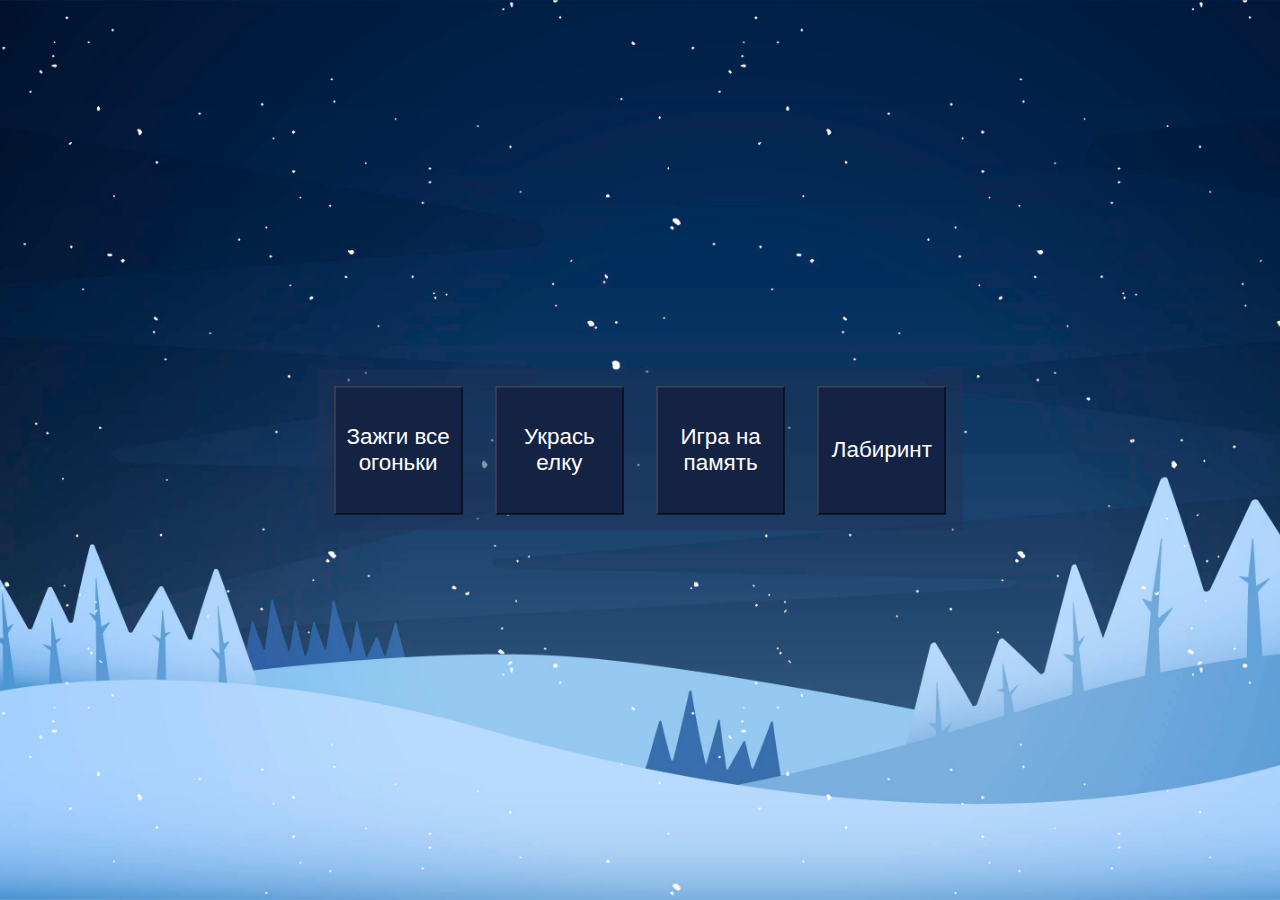
<file: index.html>
<!DOCTYPE html>
<html lang="ru" onselectstart="return false;">

<head>
    <meta charset="UTF-8" />
    <title>Новогодние мини-игры</title>
    <link rel="stylesheet" href="styles.css" />
</head>

<body>
    <img src="Images/background.jpg" style="display: none;" />

    <header>
        <button class="buttonHeader" onclick="window.location.replace('Lights\\game.html')">Зажги все огоньки</button>
        <button class="buttonHeader" onclick="window.location.replace('Decorate Tree Game\\decorate_tree.html')">Укрась елку</button>
        <button class="buttonHeader" onclick="window.location.replace('Memory Game\\memory.html')">Игра на память</button>
        <button class="buttonHeader" onclick="window.location.replace('Labyrinth\\game.html')">Лабиринт</button>
    </header>
</body>

</html>
</file>
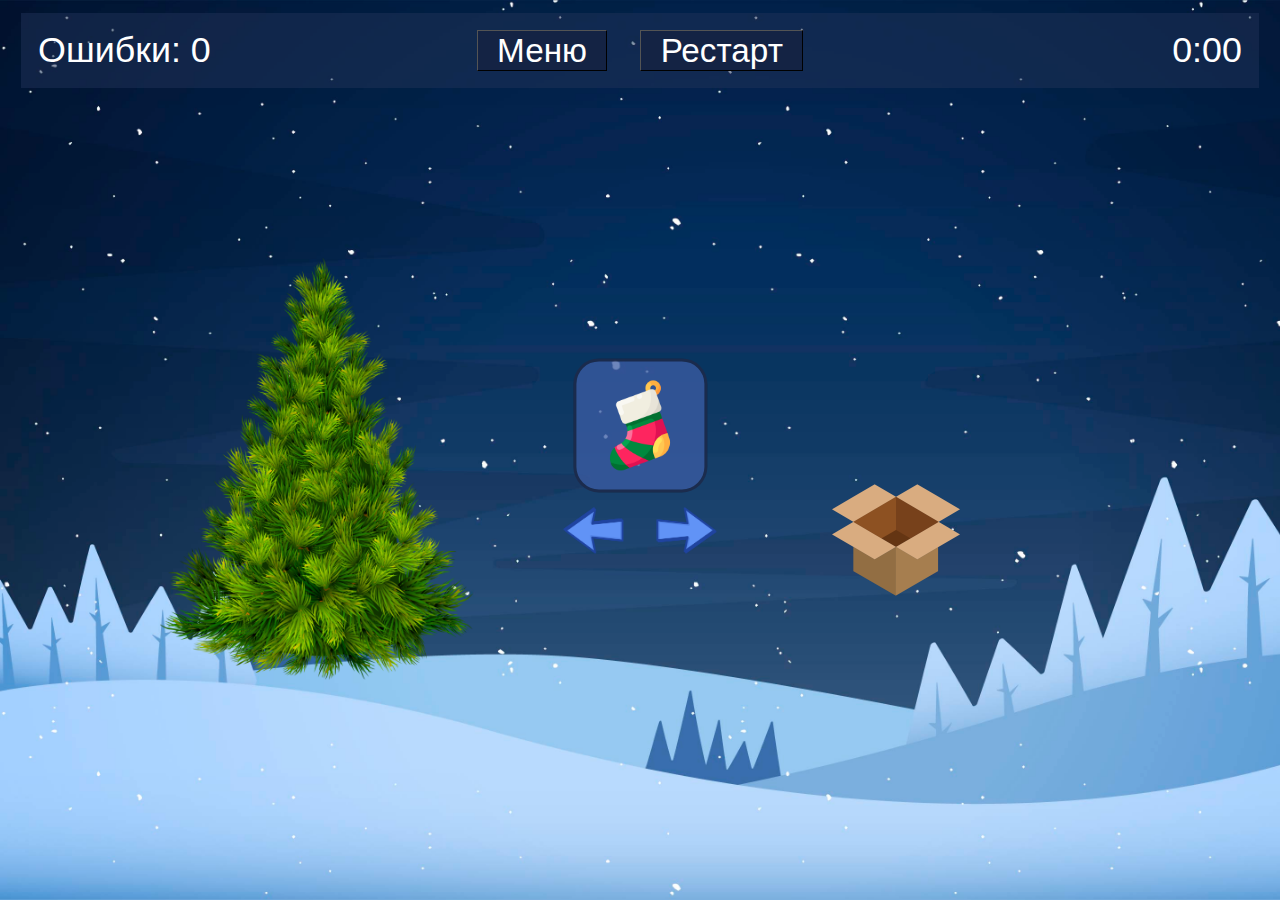
<file: Decorate Tree Game/decorate_tree.html>
<!DOCTYPE html>
<html lang="ru" onselectstart="return false;">

<head>
    <meta charset="UTF-8" />
    <title>Укрась елку</title>
    <link rel="stylesheet" href="decorate_tree_styles.css" />
</head>

<body>
    <img src="Images/background.jpg" style="display: none;" />

    <header>
        <span class="textHeader" id="errorText">Ошибки: 0</span>
        <button class="buttonHeader" id="menuButton">Меню</button>
        <button class="buttonHeader" onclick="resetGame()">Рестарт</button>
        <span class="textHeader right" id="timerText">0:00</span>
    </header>


    <div class="tree"></div>

    <div class="gameBlock">
        <div class="cardObject">
            <img class="imageObject" src="Images/default.png" ondragstart="return false;">
        </div>
        <div>
            <button class="gameButton left" onclick="clickTrue()"></button>
            <button class="gameButton right" onclick="clickFalse()"></button>
        </div>
    </div>

    <img class="box" src="Images//box.png" ondragstart="return false;">

    <dialog id="dialog" onclick="this.close()">
        <h1>Мини-игра пройдена!</h1>
        <h2>Ваш результат</h2>
        <p>Время - <span id="resultTimer">00:00</span></p>
        <p>Количество ошибок - <span id="resultError">0</span></p>
    </dialog>
</body>

<script src="decorate_tree.js"></script>

</html>
</file>
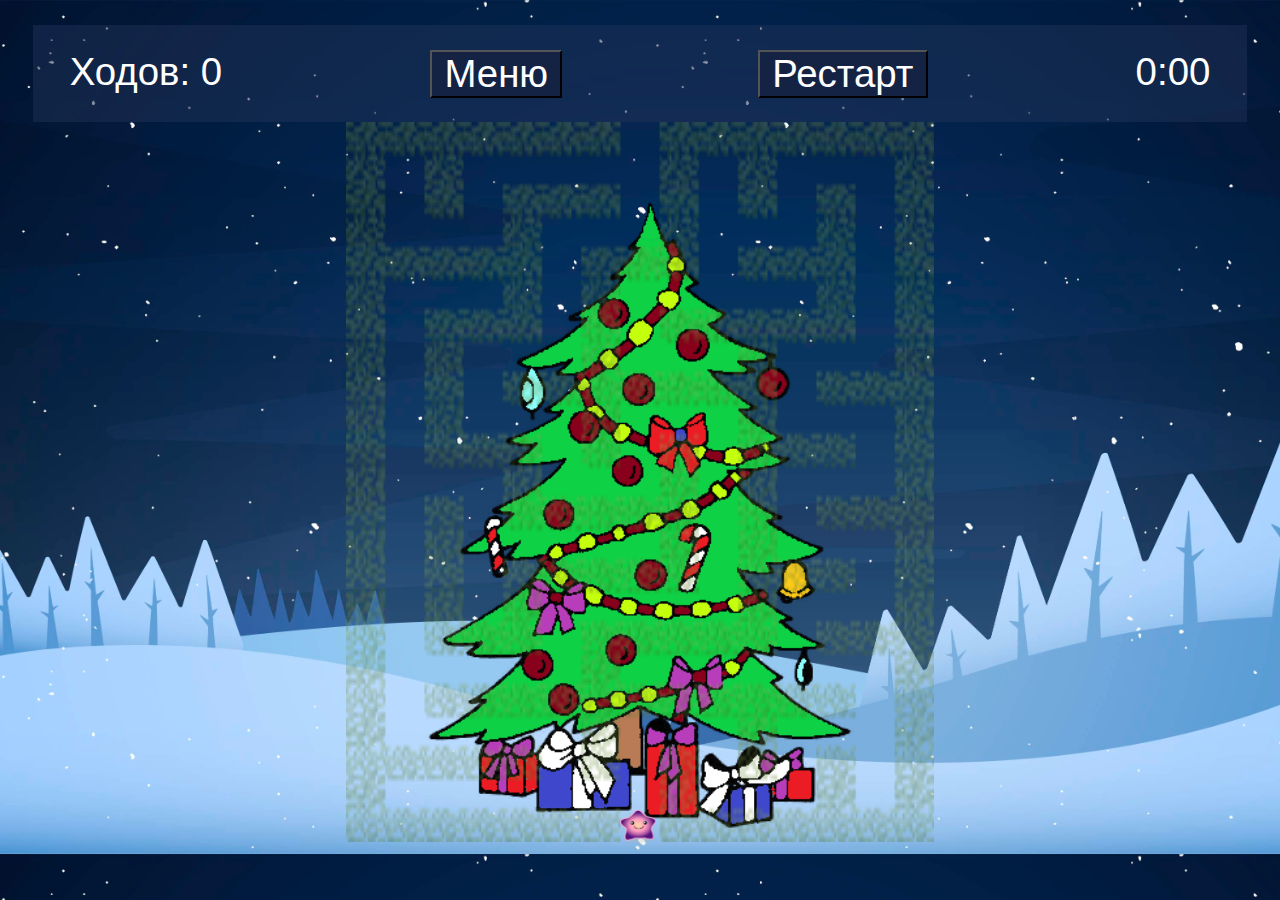
<file: Fourth Game/game4.html>
<!DOCTYPE html>
<html>
 <head>
  <meta charset="utf-8">
  <link rel='stylesheet' href="styles.css">
  <title>Лабиринт</title>
 </head>
 <body  ondragstart="return false;">
    <img id='leaves' src="листва.png" hidden>
    <header>
        <span class="text" id="errorText">Ходов: 0</span>
        <button id="menuButton">Меню</button>
        <button onclick="playAgain();">Рестарт</button>
        <span class="text right" id="timerText">0:00</span>
    </header>
    
    <main>
        <img id='star' src="звездочка1.png">
        <img id='tree' src='Novogodnyaya-elka.png'>
        <canvas id='labyrinth'></canvas>
    </main>

    <dialog id="dialog" onclick="this.close()">
        <h1>Мини-игра пройдена!</h1>
        <h2>Ваш результат</h2>
        <p><span id="resultTimer"></span></p>
        <p><span id="resultError"></span></p>
    </dialog>
    <script src="script.js"></script>
 </body>
</html>
</file>
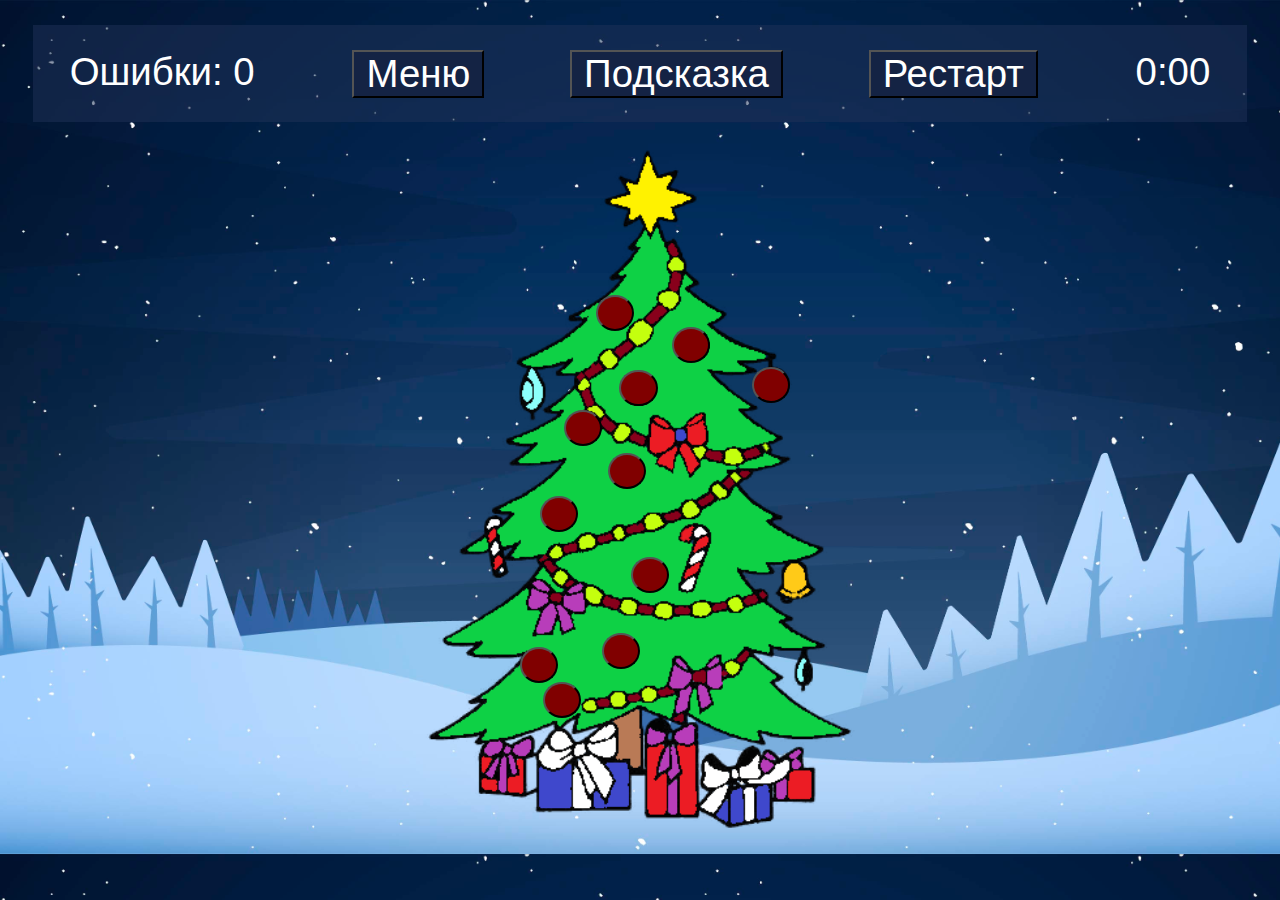
<file: Game1/game1.html>
<!DOCTYPE html>
<html>
 <head>
  <meta charset="utf-8">
  <link rel='stylesheet' href="styles.css">
  <title>Зажги все огоньки!</title>
 </head>
 <body ondragstart="return false;">
    <header>
        <span class="text" id="errorText">Ошибки: 0</span>
        <button id="menuButton">Меню</button>
        <button onclick="hint()">Подсказка</button>
        <button onclick="playAgain()">Рестарт</button>
        <span class="text right" id="timerText">0:00</span>
        
    </header>
    <main>
        <img id='tree' src='Novogodnyaya-elka2.png'>
        <button class='light' onclick="change(this);" id='b1'> </button>
        <button class='light' onclick="change(this);" id='b2'> </button>
        <button class='light' onclick="change(this);" id='b3'> </button>
        <button class='light' onclick="change(this);" id='b4'> </button>
        <button class='light' onclick="change(this);" id='b5'> </button>
        <button class='light' onclick="change(this);" id='b6'> </button>
        <button class='light' onclick="change(this);" id='b7'> </button>
        <button class='light' onclick="change(this);" id='b8'> </button>
        <button class='light' onclick="change(this);" id='b9'> </button>
        <button class='light' onclick="change(this);" id='b10'> </button>
        <button class='light' onclick="change(this);" id='b11'> </button>
    </main>

    <dialog id="dialog" onclick="this.close()">
        <h1>Мини-игра пройдена!</h1>
        <h2>Ваш результат</h2>
        <p>Время - <span id="resultTimer">00:00</span></p>
        <p>Количество ошибок - <span id="resultError">0</span></p>
    </dialog>
    <script src="script.js"></script>
 </body>
</html>
</file>
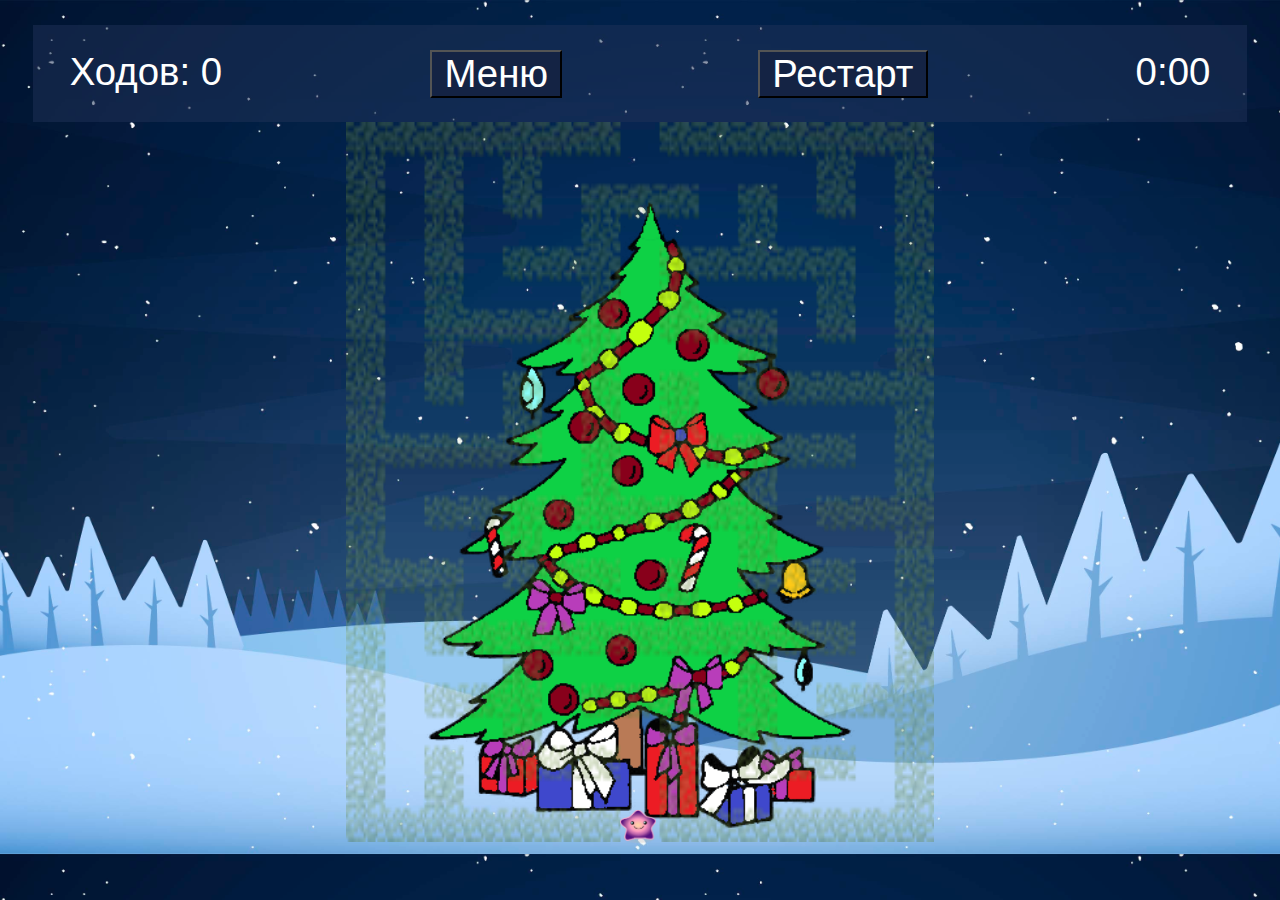
<file: Labyrinth/game.html>
<!DOCTYPE html>
<html>
 <head>
  <meta charset="utf-8">
  <link rel='stylesheet' href="styles.css">
  <title>Лабиринт</title>
 </head>
 <body>
    <img id='leaves' src="листва.png" hidden>
    <header>
        <span class="text" id="errorText">Ходов: 0</span>
        <button id="menuButton">Меню</button>
        <button onclick="playAgain();">Рестарт</button>
        <span class="text right" id="timerText">0:00</span>
    </header>
    
    <main>
        <img id='star' src="звездочка1.png">
        <img id='tree' src='Novogodnyaya-elka.png'>
        <canvas id='labyrinth'></canvas>
    </main>

    <dialog id="dialog" onclick="this.close()">
        <h1>Мини-игра пройдена!</h1>
        <h2>Ваш результат</h2>
        <p><span id="resultTimer"></span></p>
        <p><span id="resultError"></span></p>
    </dialog>
    <script src="script.js"></script>
 </body>
</html>
</file>
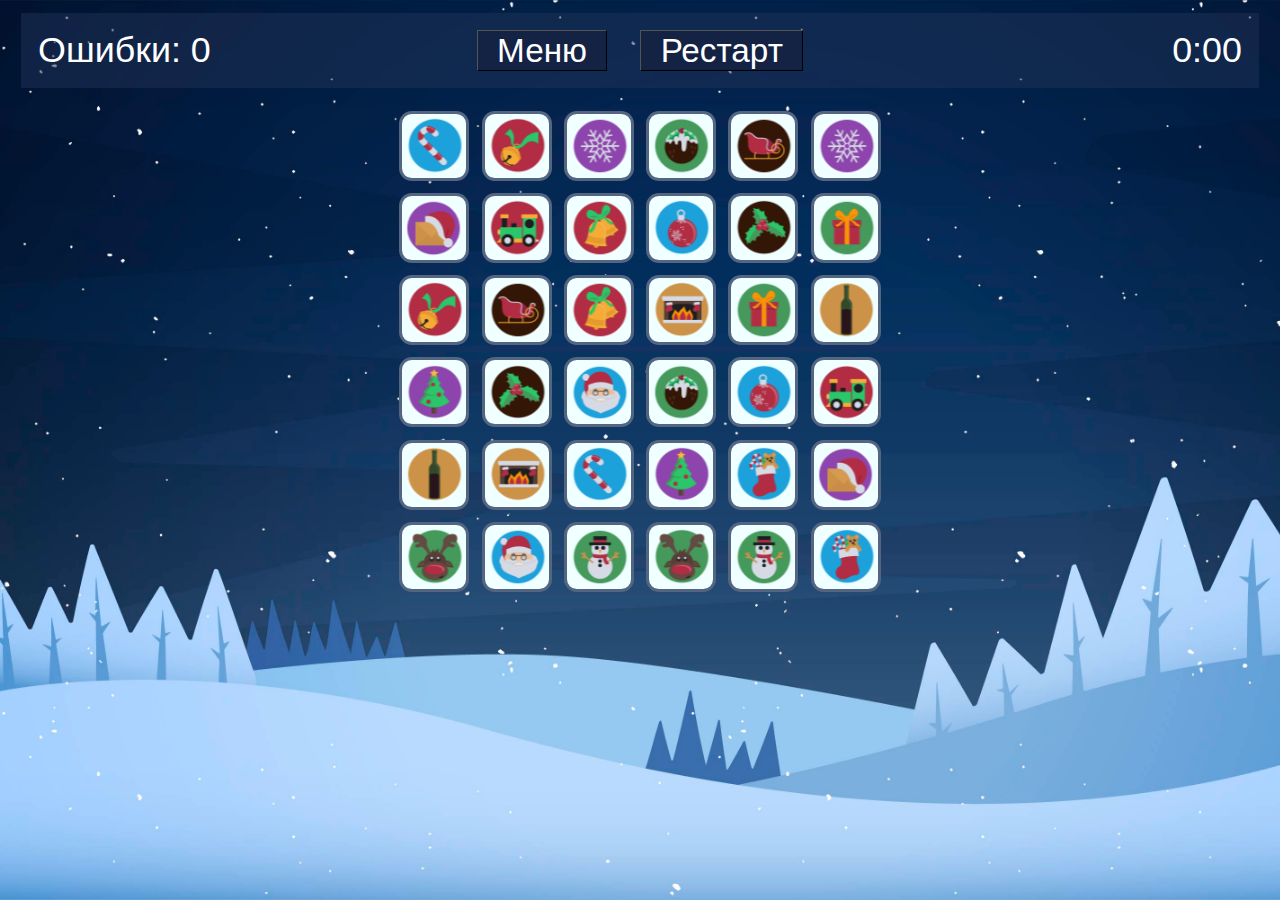
<file: Memory Game/memory.html>
<!DOCTYPE html>
<html lang="ru">
<!-- <meta http-equiv="refresh" content="0; url=http://example.com/" /> -->

<head>
    <meta charset="UTF-8" />
    <title>Игра на память</title>
    <link rel="stylesheet" href="memory_styles.css" />
</head>

<body>
    <img src="Images/background.jpg" style="display: none;" />

    <header>
        <span class="text" id="errorText">Ошибки: 0</span>
        <button id="menuButton" >Меню</button>
        <button onclick="resetGame()">Рестарт</button>
        <span class="text right" id="timerText">0:00</span>
    </header>

    <table class="gameBlock" cols="6"></table>

    <dialog id="dialog" onclick="this.close()">
        <h1>Мини-игра пройдена!</h1>
        <h2>Ваш результат</h2>
        <p>Время - <span id="resultTimer">00:00</span></p>
        <p>Количество ошибок - <span id="resultError">0</span></p>
    </dialog>
</body>

<script src="memory.js"></script>

</html>
</file>
<file: styles.css>
html {
    background-image: url('Images/background.jpg');
    background-color: rgba(32, 50, 88, 0.5);
    background-size: cover;
    background-repeat: no-repeat;
    background-attachment: fixed;
}

header {
    position: absolute;
    top: 50%;
    left: 50%;
    margin-right: -50%;
    transform: translate(-50%, -50%);

    display: flex;
    justify-content: space-between;
    background-color: rgba(32, 50, 88, 0.5);
}

.buttonHeader {
    margin: 1.3vmax;
    width: 10vmax;
    height: 10vmax;
    font-size: 1.75vmax;
    font-family: 'Trebuchet MS', 'Lucida Sans Unicode', 'Lucida Grande', 'Lucida Sans', Arial, sans-serif;
    background-color: rgb(20, 35, 68);
    color: white;
    border-width: 0.1vmax;
}
</file>
<file: Decorate Tree Game/decorate_tree_styles.css>
html {
    background-image: url('Images/background.jpg');
    background-color: rgba(32, 50, 88, 0.5);
    background-size: cover;
    background-repeat: no-repeat;
    background-attachment: fixed;
}

header {
    display: flex;
    justify-content: space-between;
    background-color: rgba(32, 50, 88, 0.5);
    margin: 1.05vmax;
    margin-bottom: 1.25vmax;
}

.textHeader {
    font-size: 2.8vmax;
    margin: 1.3vmax;
    width: 33%;
    font-family: 'Trebuchet MS', 'Lucida Sans Unicode', 'Lucida Grande', 'Lucida Sans', Arial, sans-serif;
    color: white;
}

.textHeader.center {
    text-align: center;
}

.textHeader.right {
    text-align: right;
}

.buttonHeader {
    margin: 1.3vmax;
    padding: 0 1.5vmax;
    font-size: 2.6vmax;
    font-family: 'Trebuchet MS', 'Lucida Sans Unicode', 'Lucida Grande', 'Lucida Sans', Arial, sans-serif;
    background-color: rgb(20, 35, 68);
    color: white;
    border-width: 0.1vmax;
}

dialog {
    width: 30%;
    padding-bottom: 1vmax;
    padding-top: 0.2vmax;
    border-color: rgba(32, 50, 88, 1);
    background-color: azure;
    text-align: center;
    font-family: 'Trebuchet MS', 'Lucida Sans Unicode', 'Lucida Grande', 'Lucida Sans', Arial, sans-serif;
    font-size: 1.25vmax;
}

dialog::backdrop {
    background: rgba(22, 21, 21, 0.336);
}

dialog p {
    margin: 0.6vmax 0 0.2vmax 0;
}

.gameBlock {
    position: absolute;
    top: 50%;
    left: 50%;
    margin-right: -50%;
    transform: translate(-50%, -50%);
    display: flex;
    align-items: center;
    flex-direction: column;
}

.gameButton {
    width: 5vmax;
    height: 3.8vmax;
    margin: 0 1vmax;
    background: none;
    border-color: rgba(0, 0, 0, 0);
    border-width: 0.2vmax;
}

.gameButton:focus {
    outline: none;
}

.gameButton:hover {
    border-color: rgba(20, 31, 54, 0.75);
}

.gameButton.left {
    background-image: url(Images/arrowLeft.png);
    background-size: cover;
    background-repeat: no-repeat;
}

.gameButton.right {
    background-image: url(Images/arrowRight.png);
    background-size: cover;
    background-repeat: no-repeat;
}

.cardObject {
    width: 10vmax;
    height: 10vmax;
    margin: 1vmax;
    border-style: solid;
    border-radius: 2vmax;
    border-color: rgba(20, 31, 54, 0.75);
    background-color: rgba(60, 93, 165, 0.75);
}

.imageObject {
    position: absolute;
    width: 7vmax;
    margin: 1.5vmax;
}

.imageObject.left {
    animation: 1s linear swipeLeft 1;
}

.imageObject.right {
    animation: 1s linear swipeRight 1;
}

.imageObject.top {
    animation: 1s linear swipeTop 1;
}

@keyframes swipeLeft {
    0% {
        opacity: 0.7;
    }
    100% {
        margin-left: -50%;
        opacity: 0;
        transform: scale(0.7);
    }
}

@keyframes swipeRight {
    0% {
        opacity: 0.7;
    }
    100% {
        margin-left: 50%;
        opacity: 0;
        transform: scale(0.7);
    }
}

@keyframes swipeTop {
    0% {
        opacity: 0.7;
    }
    100% {
        margin-top: -50%;
        opacity: 0;
        transform: scale(0.7);
    }
}

.box {
    position: absolute;
    top: 60%;
    left: 70%;
    margin-right: -50%;
    transform: translate(-50%, -50%);
    width: 10vmax;
}

.tree {
    position: absolute;
    top: 50%;
    left: 25%;
    margin-right: -50%;
    transform: translate(-50%, -50%);
    width: 25vmax;
    height: 36vmax;
    background-image: url(Images/tree.png);
    background-size: cover;
    background-repeat: no-repeat;
}

.toy {
    position: absolute;
    width: 3.4vmax;
    animation: 0.5s linear appearance 1;
}

@keyframes appearance {
    0% {
        opacity: 0;
    }
    100% {
        opacity: 1;
    }
}

@keyframes swing {
    25% {
        transform: rotate(5deg);
    }
    50% {
        transform: rotate(0deg);
    }
    75% {
        transform: rotate(-5deg);
    }
    100% {
        transform: rotate(0deg);
    }
}

@keyframes resize {
    50% {
        transform: scale(1.2);
    }
    100% {
        transform: scale(1);
    }
}

#pos0 {
    left: 15%;
    top: 82%;
}

#pos1 {
    left: 60%;
    top: 75%;
}

#pos2 {
    left: 35%;
    top: 75%;
}

#pos3 {
    left: 25%;
    top: 60%;
}

#pos4 {
    left: 55%;
    top: 60%;
}

#pos5 {
    left: 30%;
    top: 43%;
}

#pos6 {
    left: 55%;
    top: 45%;
}

#pos7 {
    left: 50%;
    top: 32%;
}

#pos8 {
    left: 35%;
    top: 27%;
}

#pos9 {
    left: 45%;
    top: 17%;
}

#pos10 {
    left: 43%;
    top: 5%;
    width: 4vmax;
}
</file>
<file: Fourth Game/styles.css>
body {
    text-align: center;
    background-image: url('background.jpg') ;
    background-size: cover;
}

header {
    display: flex;
    justify-content: space-between;
    background-color: rgba(32, 50, 88, 0.5);
    margin: 2% 2% 0;
}

main{
    height: 80vh;
    position: relative;
    display: inline-block;
    min-height: 300px;
}

#tree {
    height: 100%;
}

#star {
    position: absolute;
    animation: 3s linear lr infinite;
    width: 6%;
    z-index: 2;
}

@keyframes lr {
    25% { transform: rotate(15deg);}
    75% { transform: rotate(-15deg);}
    100% { transform: rotate(0deg);}
}

header button, .text {
    margin: 2%;
    padding: 0 1%;
    font-size: 3vw;
    font-family: 'Trebuchet MS', 'Lucida Sans Unicode', 'Lucida Grande', 'Lucida Sans', Arial, sans-serif;
    background-color: rgb(20, 35, 68);
    color: white;
}
header span.text {
    background-color: transparent;
}

#labyrinth {
    position: absolute;
    background-color: transparent;
    z-index: 1;
    width: 100%;
    height: 100%;
    top: 0;
    left: 0;
    transition-duration: 1s;
    opacity: 0.3;
}

#labyrinth:hover {
    opacity: 1;
    background-color: rgba(255, 255, 255, 0.7);
    box-shadow: 0 0 3px 3px rgba(255, 255, 255, 0.7);
}

img.starWin#star {
    transition-duration: 1s;
    content: url("звездочка2.png");
    width: 15%;
    box-shadow: 0 0 100px 3px rgba(255, 255, 0, 0.7), 0 0 20px 3px rgba(255, 255, 0, 0.2) inset;
}

.hidden#labyrinth {
    opacity: 0;
}
</file>
<file: Game1/styles.css>
body {
    text-align: center;
    background-image: url('background.jpg') ;
    background-size: cover;
    /*overflow: hidden;*/
}

header {
    display: flex;
    justify-content: space-between;
    background-color: rgba(32, 50, 88, 0.5);
    margin: 2% 2% 0;
}

main{
    height: 80vh;
    position: relative;
    display: inline-block;
    min-height: 300px;
}

#tree {
    height: 100%;
}

.light {
    position: absolute;
    border-radius: 50%;
    height: 5%;
    width: 6.5%;
    background-color: maroon;
    transition-duration: 0.5s;
}

button.fire {
    background-color: orange;
    box-shadow: 0 0 15px 5px yellow;
    z-index: 5;
}

button, 
button:active, 
button:focus {
    outline: none;
}

#b1 { top: 24%;left: 42.5%;}
#b2 { top: 28.5%;left: 55.5%;}
#b3 { top:34%;left: 69%;}
#b4 { top: 34.5%;left: 46.5%;}
#b5 { top: 40%;left: 37%;}
#b6 { top: 46%;left: 44.5%;}
#b7 { top: 52%;left: 33%;}
#b8 { top: 60.5%;left: 48.5%;}
#b9 { top: 71%;left: 43.5%;}
#b10 { top: 73%;left: 29.5%;}
#b11 { top: 77.8%;left: 33.5%;}

header button, .text {
    margin: 2%;
    padding: 0 1%;
    font-size: 3vw;
    font-family: 'Trebuchet MS', 'Lucida Sans Unicode', 'Lucida Grande', 'Lucida Sans', Arial, sans-serif;
    background-color: rgb(20, 35, 68);
    color: white;
}

header span.text {
    background-color: transparent;
}
</file>
<file: Labyrinth/styles.css>
body {
    text-align: center;
    background-image: url('background.jpg') ;
    background-size: cover;
}

header {
    display: flex;
    justify-content: space-between;
    background-color: rgba(32, 50, 88, 0.5);
    margin: 2% 2% 0;
}

main{
    height: 80vh;
    position: relative;
    display: inline-block;
    min-height: 300px;
}

#tree {
    height: 100%;
}

#star {
    position: absolute;
    animation: 3s linear lr infinite;
    width: 6%;
    z-index: 2;
}

@keyframes lr {
    25% { transform: rotate(15deg);}
    75% { transform: rotate(-15deg);}
    100% { transform: rotate(0deg);}
}

header button, .text {
    margin: 2%;
    padding: 0 1%;
    font-size: 3vw;
    font-family: 'Trebuchet MS', 'Lucida Sans Unicode', 'Lucida Grande', 'Lucida Sans', Arial, sans-serif;
    background-color: rgb(20, 35, 68);
    color: white;
}
header span.text {
    background-color: transparent;
}

#labyrinth {
    position: absolute;
    background-color: transparent;
    z-index: 1;
    width: 100%;
    height: 100%;
    top: 0;
    left: 0;
    transition-duration: 1s;
    opacity: 0.3;
}

#labyrinth:hover {
    opacity: 1;
    background-color: rgba(255, 255, 255, 0.7);
    box-shadow: 0 0 3px 3px rgba(255, 255, 255, 0.7);
}

img.starWin#star {
    transition-duration: 1s;
    content: url("звездочка2.png");
    width: 15%;
}

.hidden#labyrinth {
    opacity: 0;
}
</file>
<file: Memory Game/memory_styles.css>
html {
    background-image: url('Images/background.jpg');
    background-color: rgba(32, 50, 88, 0.5);
    background-size: cover;
    background-repeat: no-repeat;
    background-attachment: fixed;
}

.card {
    width: 5vmax;
    height: 5vmax;
    margin: 0.4vmax;
    border-style: solid;
    border-radius: 1vmax;
    border-color: rgba(32, 50, 88, 0.75);
    background-color: azure;
    transition: transform 1s;
    transform-style: preserve-3d;
}

.card.isFlipped {
    transform: rotateY(180deg);
}

.cardImage {
    position: absolute;
    height: 90%;
    margin: 5%;
    backface-visibility: hidden;
}

.cardImage.back {
    transform: rotateY(180deg);
}

.gameBlock {    
    margin-left: auto;
    margin-right: auto;
}

td {
    padding: 0;
}

header {
    display: flex;
    justify-content: space-between;
    background-color: rgba(32, 50, 88, 0.5);
    margin: 1.05vmax;
    margin-bottom: 1.25vmax;
}

.text {
    font-size: 2.8vmax;
    margin: 1.3vmax;
    width: 33%;
    font-family: 'Trebuchet MS', 'Lucida Sans Unicode', 'Lucida Grande', 'Lucida Sans', Arial, sans-serif;
    color: white;
}

.text.center {
    text-align: center;
}

.text.right {
    text-align: right;
}

button {
    margin: 1.3vmax;
    padding: 0 1.5vmax;
    font-size: 2.6vmax;
    font-family: 'Trebuchet MS', 'Lucida Sans Unicode', 'Lucida Grande', 'Lucida Sans', Arial, sans-serif;
    background-color: rgb(20, 35, 68);
    color: white;
    border-width: 0.1vmax;
}

dialog::backdrop {
    background: rgba(22, 21, 21, 0.336);
}

dialog {
    width: 30%;
    padding-bottom: 1vmax;
    padding-top: 0.2vmax;
    border-color: rgba(32, 50, 88, 1);
    background-color: azure;
    text-align: center;
    font-family: 'Trebuchet MS', 'Lucida Sans Unicode', 'Lucida Grande', 'Lucida Sans', Arial, sans-serif;
    font-size: 1.25vmax;
}

dialog p {
    margin: 0.6vmax 0 0.2vmax 0;
}
</file>
